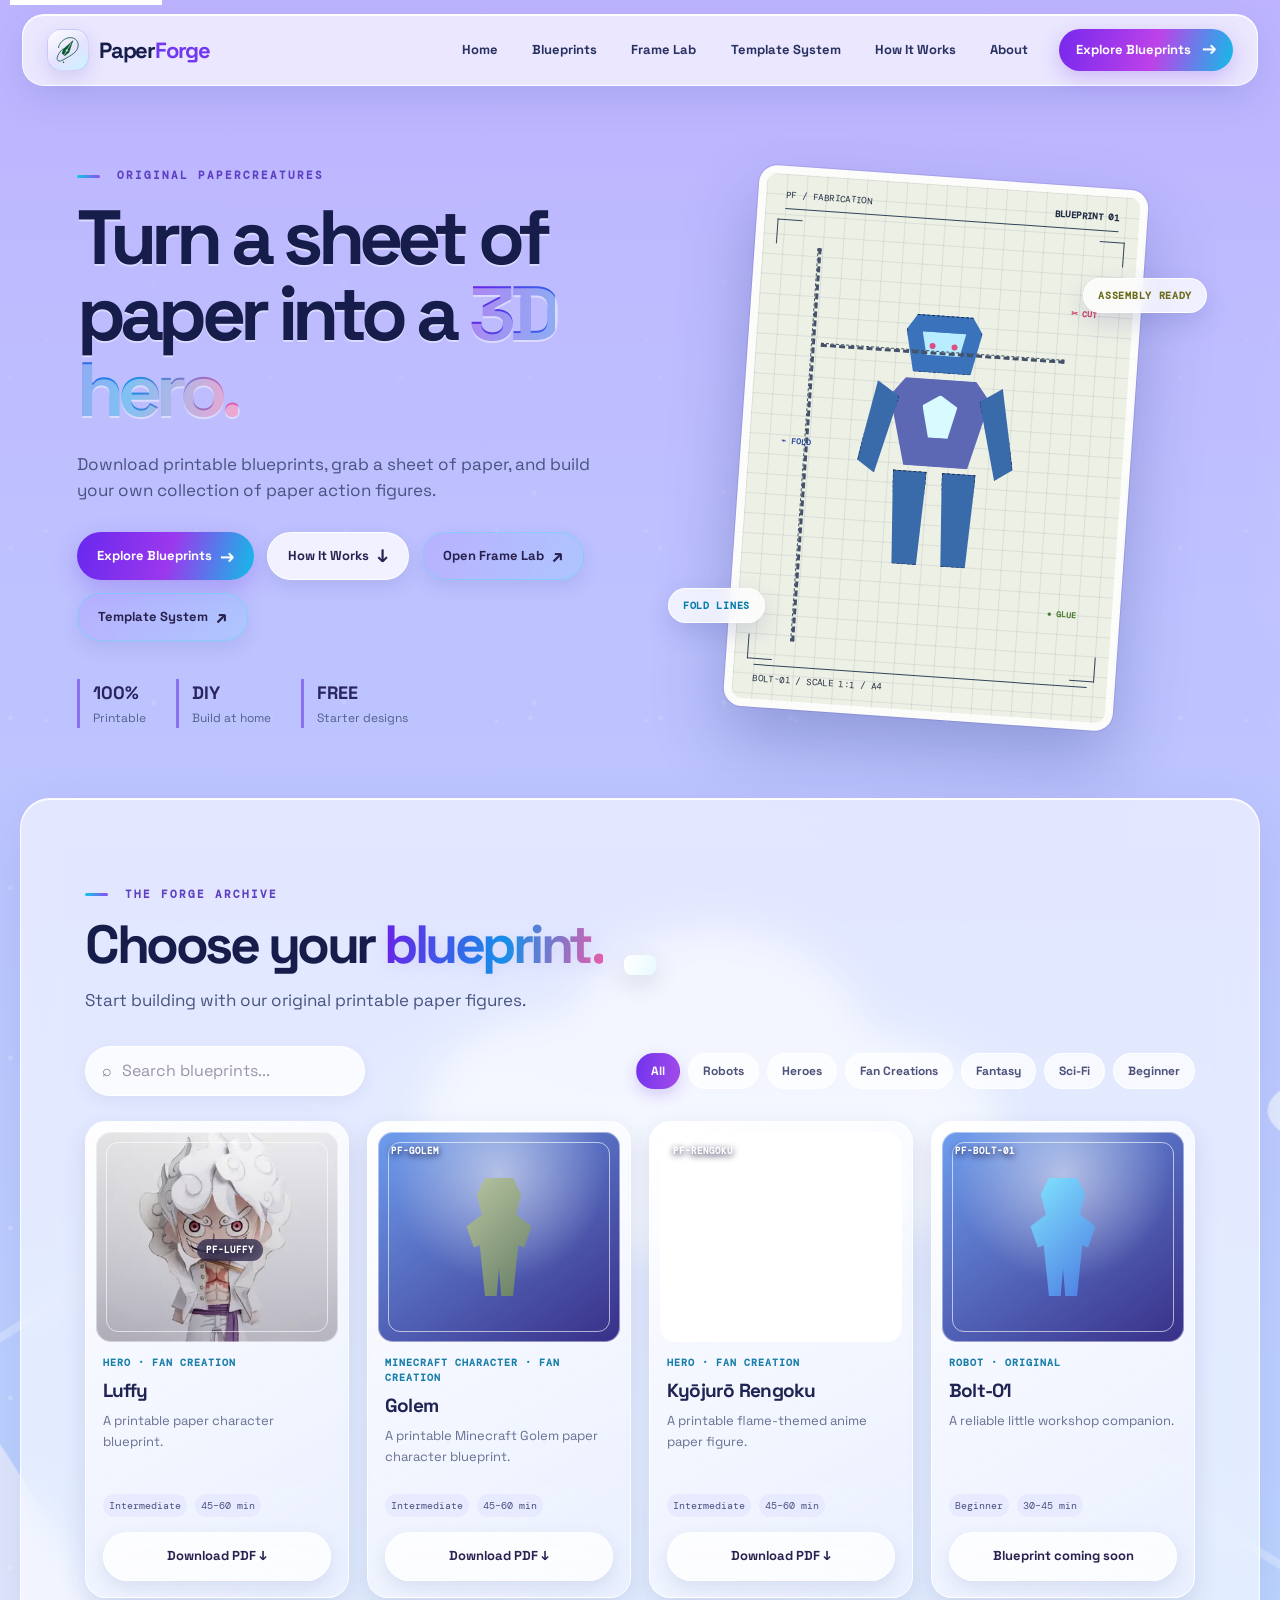
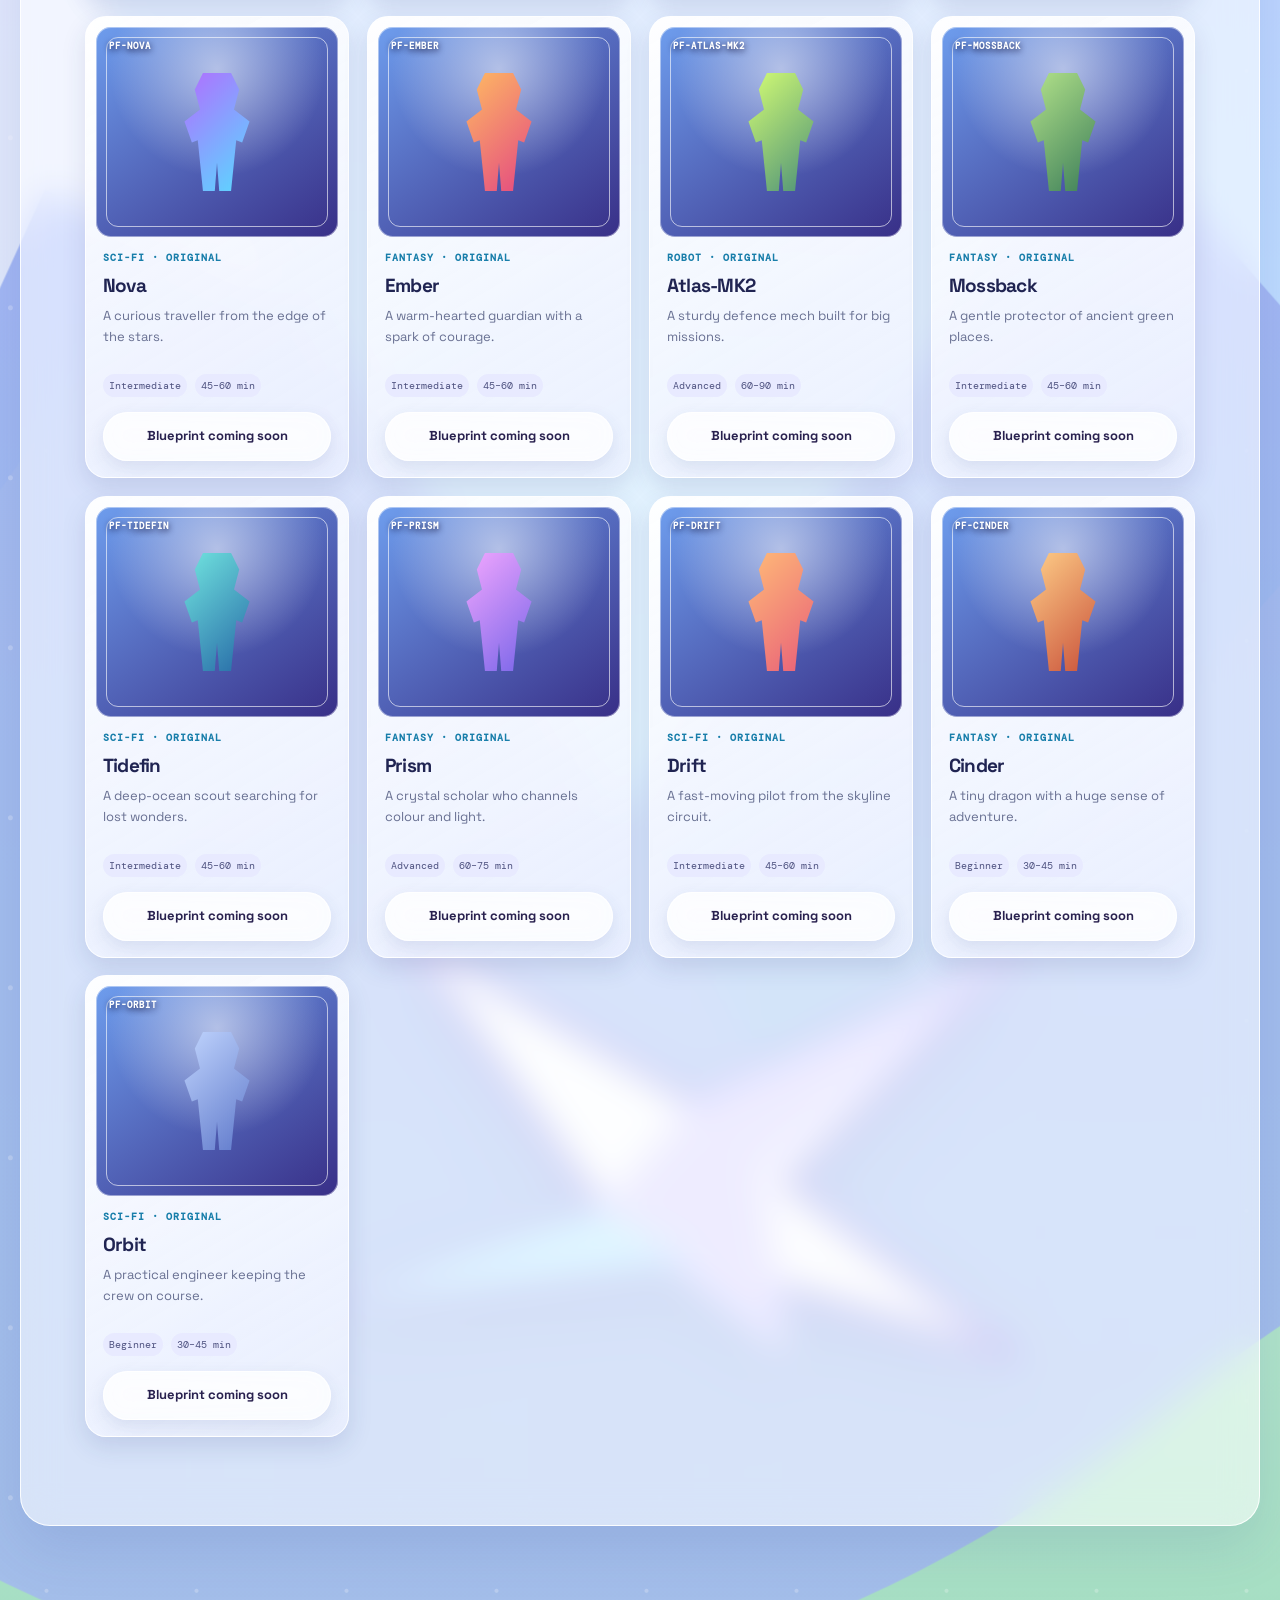
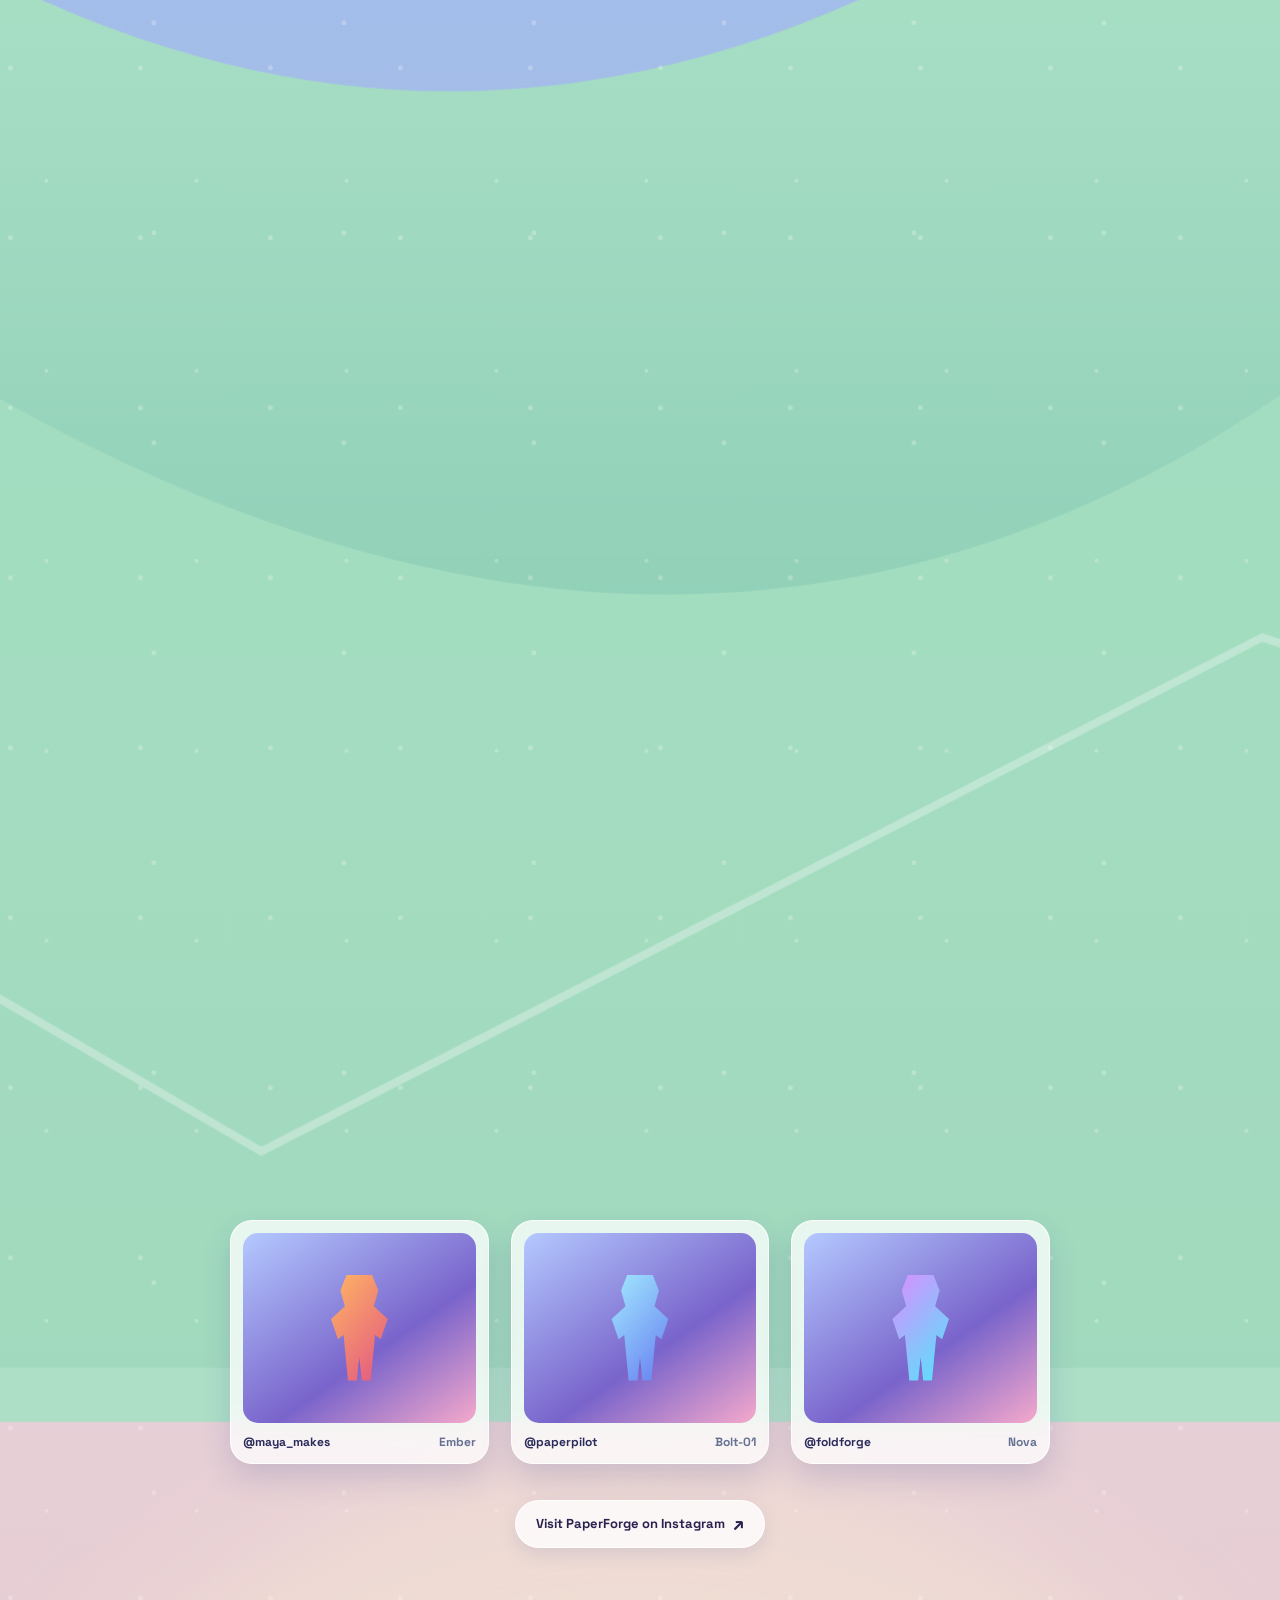
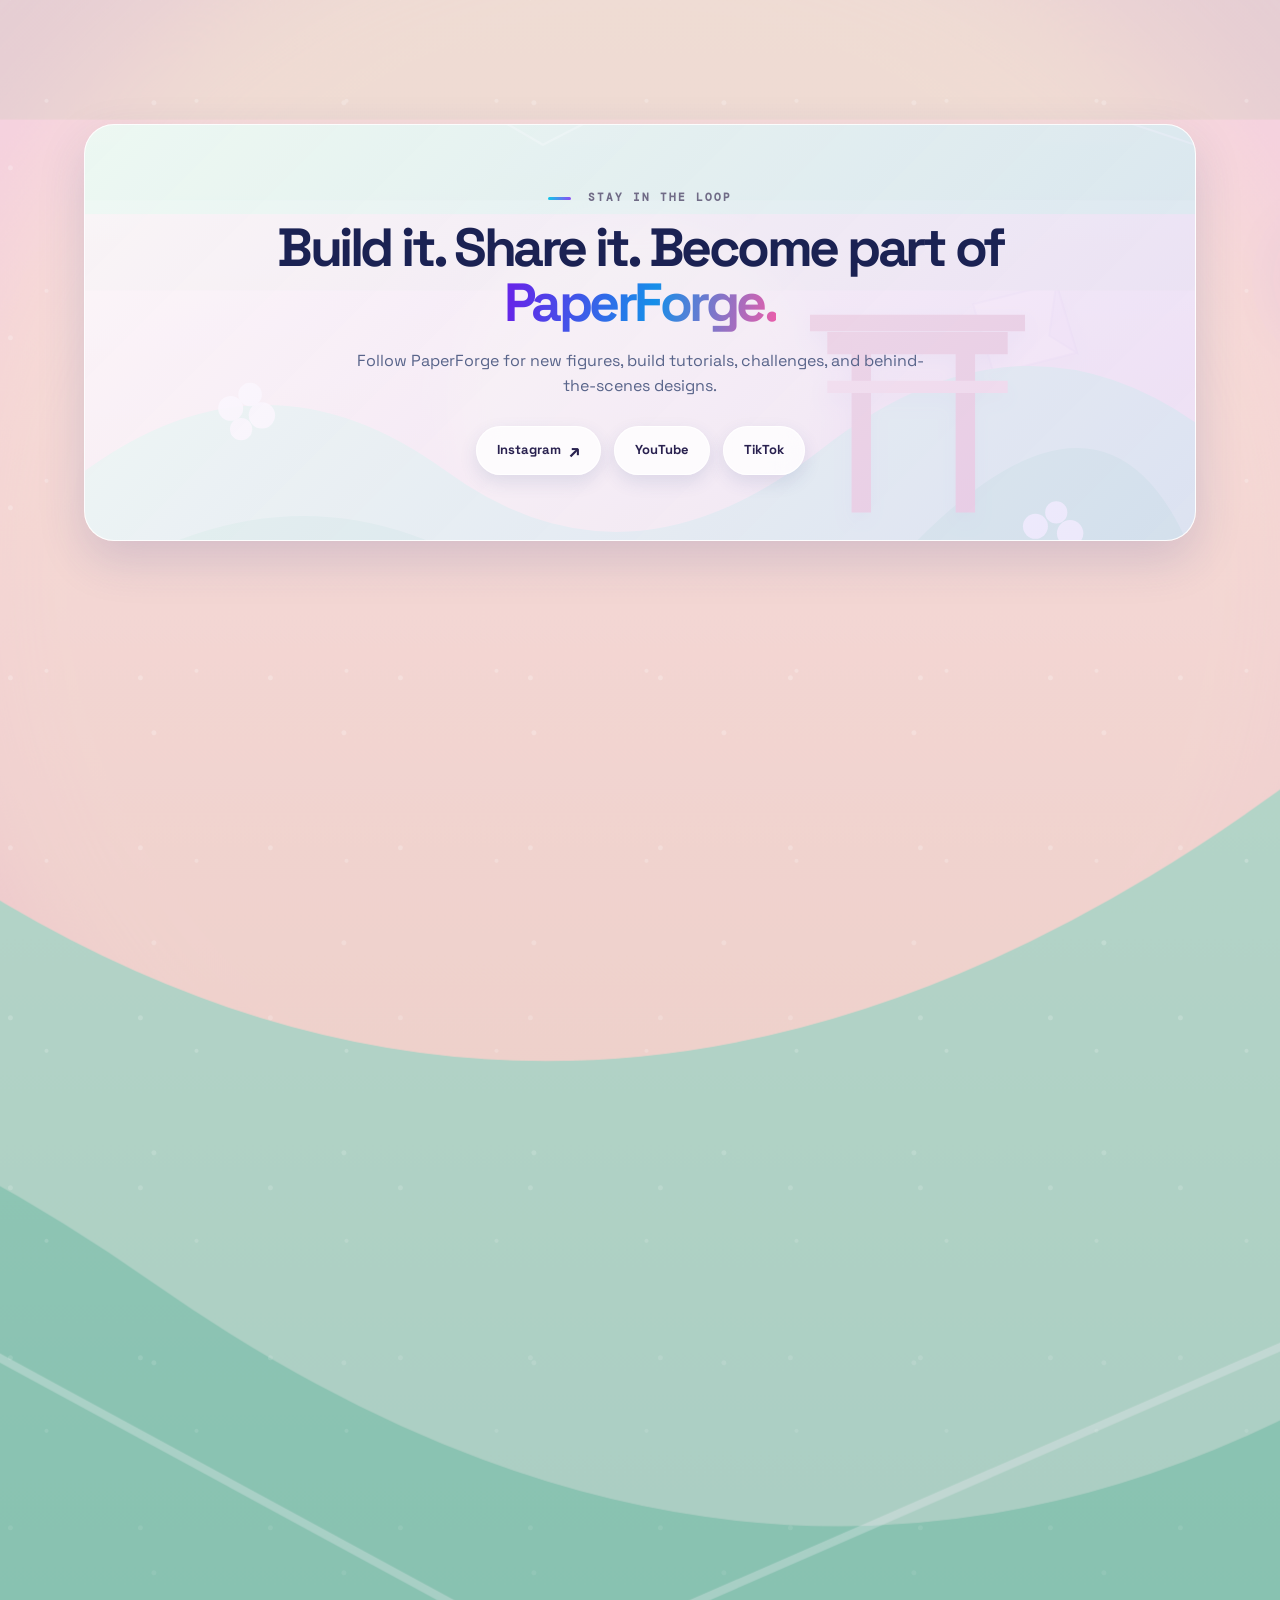
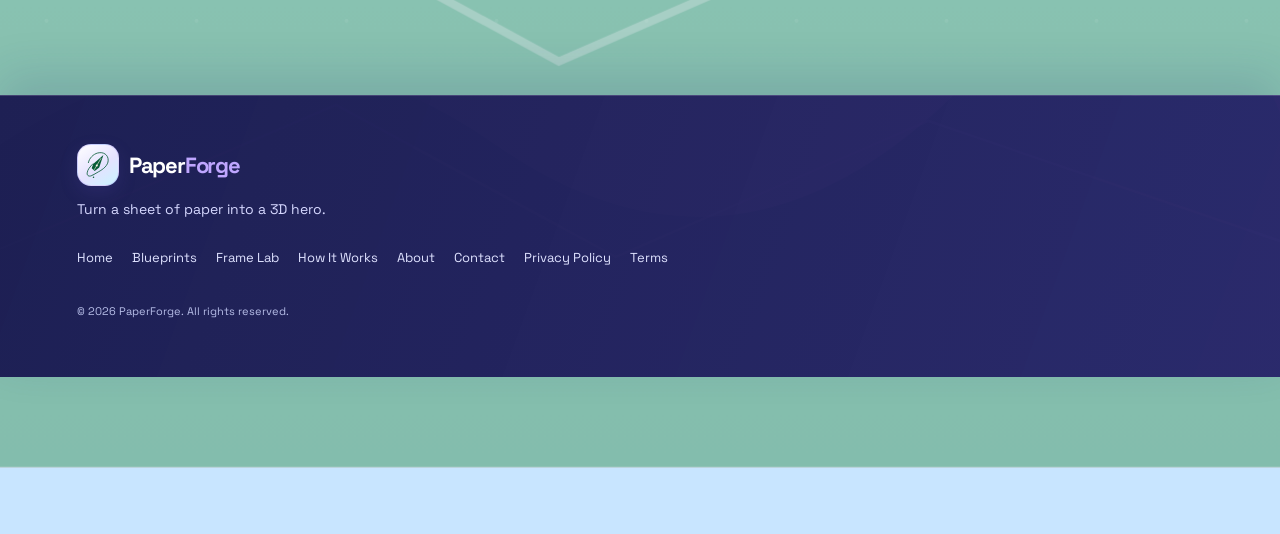
<file: index.html>
<!doctype html>
<html lang="en">
<head>
  <!-- Google Analytics -->
  <script async src="https://www.googletagmanager.com/gtag/js?id=G-6VBJ00FN62"></script>
  <script>
    window.dataLayer = window.dataLayer || [];

    function gtag() {
      dataLayer.push(arguments);
    }

    gtag('js', new Date());

    gtag('config', 'G-6VBJ00FN62');
  </script>

  <meta charset="utf-8">
  <meta name="viewport" content="width=device-width, initial-scale=1">

  <title>PaperForge — Printable Paper Action Figure Blueprints</title>

  <meta
    name="description"
    content="Download printable paper action figure blueprints, print them at home, and build your own 3D paper characters."
  >

  <meta property="og:title" content="PaperForge — Print. Fold. Build.">
  <meta
    property="og:description"
    content="Turn a sheet of paper into a 3D hero."
  >

  <meta name="theme-color" content="#11101a">

  <link rel="stylesheet" href="style.css">
</head>

<body>

  <a class="skip-link" href="#blueprints">
    Skip to blueprints
  </a>

  <!-- HEADER -->
  <header class="site-header">

    <a
      class="brand"
      href="#home"
      aria-label="PaperForge home"
    >
      <span class="brand-mark"><img src="images/penova-mark.svg" alt="Penova fountain pen logo"></span>
      <span>Paper<span>Forge</span></span>
    </a>

    <button
      class="menu-toggle"
      aria-label="Open navigation"
      aria-expanded="false"
    >
      <i></i>
      <i></i>
      <i></i>
    </button>

    <nav aria-label="Main navigation">
      <a href="#home">Home</a>
      <a href="#blueprints">Blueprints</a>
      <a href="paperforge_frame_lab.html">Frame Lab</a>
      <a href="template-system.html">Template System</a>
      <a href="#how-it-works">How It Works</a>
      <a href="#about">About</a>

      <a
        class="nav-cta"
        href="#blueprints"
      >
        Explore Blueprints <b>→</b>
      </a>
    </nav>

  </header>


  <main>

    <!-- HERO -->
    <section class="hero" id="home">

      <div class="hero-copy reveal">

        <p class="eyebrow">
          <span></span>
          ORIGINAL PAPERCREATURES
        </p>

        <h1>
          Turn a sheet of paper into a
          <em>3D hero.</em>
        </h1>

        <p class="lede">
          Download printable blueprints, grab a sheet of paper,
          and build your own collection of paper action figures.
        </p>

        <div class="button-row">

          <a
            class="button primary"
            href="#blueprints"
          >
            Explore Blueprints <b>→</b>
          </a>

          <a
            class="button ghost"
            href="#how-it-works"
          >
            How It Works <b>↓</b>
          </a>

          <a
            class="button frame-lab-link"
            href="paperforge_frame_lab.html"
          >
            Open Frame Lab <b>↗</b>
          </a>

          <a class="button frame-lab-link" href="template-system.html">Template System <b>↗</b></a>

        </div>

        <div class="stats">

          <div>
            <strong>100%</strong>
            <span>Printable</span>
          </div>

          <div>
            <strong>DIY</strong>
            <span>Build at home</span>
          </div>

          <div>
            <strong>FREE</strong>
            <span>Starter designs</span>
          </div>

        </div>

      </div>


      <!-- HERO ART -->
      <div
        class="hero-art reveal"
        aria-label="Blueprint of a futuristic paper robot"
        role="img"
      >

        <div class="blueprint-sheet">

          <div class="sheet-head">
            <span>PF / FABRICATION</span>
            <b>BLUEPRINT 01</b>
          </div>

          <span class="corner c1"></span>
          <span class="corner c2"></span>
          <span class="corner c3"></span>
          <span class="corner c4"></span>

          <div class="robot">

            <div class="r-head">
              <i></i>
              <i></i>
            </div>

            <div class="r-body">
              <b></b>
            </div>

            <div class="r-arm left"></div>
            <div class="r-arm right"></div>

            <div class="r-leg left"></div>
            <div class="r-leg right"></div>

          </div>

          <div class="measure mh"></div>
          <div class="measure mv"></div>

          <span class="note cut">✂ CUT</span>
          <span class="note fold">⌁ FOLD</span>
          <span class="note glue">● GLUE</span>

          <div class="sheet-foot">
            BOLT-01 / SCALE 1:1 / A4
          </div>

        </div>

        <span class="art-chip chip-one">
          FOLD LINES
        </span>

        <span class="art-chip chip-two">
          ASSEMBLY READY
        </span>

      </div>

    </section>


    <!-- BLUEPRINT COLLECTION -->
    <section
      class="collection section"
      id="blueprints"
    >

      <div class="section-heading reveal">

        <p class="eyebrow">
          <span></span>
          THE FORGE ARCHIVE
        </p>

        <h2>
          Choose your
          <em>blueprint.</em>
        </h2>

        <p>
          Start building with our original printable paper figures.
        </p>

      </div>


      <div class="filters reveal">

        <label class="search">

          <span>⌕</span>

          <input
            id="search"
            type="search"
            placeholder="Search blueprints..."
            aria-label="Search blueprints"
          >

        </label>


        <div
          class="filter-group"
          aria-label="Filter by category"
        >

          <button
            class="filter active"
            data-filter="all"
          >
            All
          </button>

          <button
            class="filter"
            data-filter="robot"
          >
            Robots
          </button>

          <button
            class="filter"
            data-filter="hero"
          >
            Heroes
          </button>

          <button
            class="filter"
            data-filter="fan"
          >
            Fan Creations
          </button>

          <button
            class="filter"
            data-filter="fantasy"
          >
            Fantasy
          </button>

          <button
            class="filter"
            data-filter="sci-fi"
          >
            Sci-Fi
          </button>

          <button
            class="filter"
            data-filter="beginner"
          >
            Beginner
          </button>

        </div>

      </div>


      <div
        class="card-grid"
        id="blueprint-grid"
      ></div>

      <p
        class="empty"
        hidden
      >
        No blueprints found.
      </p>

    </section>

<!-- HOW IT WORKS -->
    <section
      class="how section"
      id="how-it-works"
    >

      <div class="section-heading reveal">

        <p class="eyebrow">
          <span></span>
          YOUR WORKBENCH
        </p>

        <h2>
          From PDF to
          <em>3D.</em>
        </h2>

      </div>


      <div class="steps">

        <article class="step reveal">

          <span>01</span>

          <div class="step-icon">▧</div>

          <h3>Download</h3>

          <p>
            Pick a blueprint and download the printable PDF.
          </p>

        </article>


        <article class="step reveal">

          <span>02</span>

          <div class="step-icon">✂</div>

          <h3>Print &amp; Cut</h3>

          <p>
            Print at the recommended scale and carefully cut the pieces.
          </p>

        </article>


        <article class="step reveal">

          <span>03</span>

          <div class="step-icon">◇</div>

          <h3>Fold &amp; Build</h3>

          <p>
            Follow the fold marks and assemble your 3D figure.
          </p>

        </article>


        <article class="step reveal">

          <span>04</span>

          <div class="step-icon">↗</div>

          <h3>Show It Off</h3>

          <p>
            Display your creation and share your build.
          </p>

        </article>

      </div>

    </section>


    <!-- FEATURED -->
    <section class="featured section">

      <div class="featured-panel reveal">

        <div>

          <p class="eyebrow">
            <span></span>
            EXPAND THE SQUAD
          </p>

          <h2>
            Build your
            <em>collection.</em>
          </h2>

          <p>
            New worlds, new silhouettes, and entirely original
            characters—ready for your shelf.
          </p>

          <a
            class="button primary"
            href="#blueprints"
          >
            View All Blueprints <b>→</b>
          </a>

        </div>


        <div class="collection-tags">

          <span>🤖 <b>Robots</b></span>
          <span>🦸 <b>Heroes</b></span>
          <span>🐉 <b>Fantasy</b></span>
          <span>🚀 <b>Sci-Fi</b></span>

        </div>

      </div>

    </section>


    <!-- COMMUNITY -->
    <section
      class="community section"
      id="about"
    >

      <div class="section-heading reveal">

        <p class="eyebrow">
          <span></span>
          COMMUNITY WORKSHOP
        </p>

        <h2>
          Built by the
          <em>community.</em>
        </h2>

        <p>
          Build a PaperForge figure, take a photo,
          and share your creation.
        </p>

      </div>


      <div class="build-gallery">

        <figure class="build-card tilt-1 reveal">

          <div class="mini-figure ember"></div>

          <figcaption>
            <b>@maya_makes</b>
            <span>Ember</span>
          </figcaption>

        </figure>


        <figure class="build-card tilt-2 reveal">

          <div class="mini-figure bolt"></div>

          <figcaption>
            <b>@paperpilot</b>
            <span>Bolt-01</span>
          </figcaption>

        </figure>


        <figure class="build-card tilt-3 reveal">

          <div class="mini-figure nova"></div>

          <figcaption>
            <b>@foldforge</b>
            <span>Nova</span>
          </figcaption>

        </figure>

      </div>


      <div class="center reveal">

        <a
          class="button ghost"
          href="https://www.instagram.com/paperforge1?vrfl=aTV6eHJ4azZ0NDVn"
          target="_blank"
          rel="noopener noreferrer"
          aria-label="Visit PaperForge on Instagram"
        >
          Visit PaperForge on Instagram <b>↗</b>
        </a>

      </div>

    </section>


    <!-- SOCIAL -->
    <section class="social section">

      <div class="social-box reveal">

        <p class="eyebrow">
          <span></span>
          STAY IN THE LOOP
        </p>

        <h2>
          Build it. Share it.
          Become part of
          <em>PaperForge.</em>
        </h2>

        <p>
          Follow PaperForge for new figures, build tutorials,
          challenges, and behind-the-scenes designs.
        </p>


        <div class="button-row">

          <a
            class="button ghost"
            href="https://www.instagram.com/paperforge1?vrfl=aTV6eHJ4azZ0NDVn"
            target="_blank"
            rel="noopener noreferrer"
            aria-label="Open PaperForge Instagram"
          >
            Instagram <b>↗</b>
          </a>

          <button
            class="button ghost"
            data-toast="YouTube is coming soon."
          >
            YouTube
          </button>

          <button
            class="button ghost"
            data-toast="TikTok is coming soon."
          >
            TikTok
          </button>

        </div>

      </div>

    </section>


    <!-- SIGNUP -->
    <section class="signup section">

      <div class="signup-box reveal">

        <div>

          <p class="eyebrow">
            <span></span>
            FRESH FROM THE FORGE
          </p>

          <h2>
            Get new blueprints first.
          </h2>

          <p>
            Join the PaperForge community and get notified
            when new figures drop.
          </p>

        </div>


        <form id="signup-form">

          <label
            class="sr-only"
            for="email"
          >
            Your email address
          </label>

          <input
            id="email"
            type="email"
            placeholder="Your email address"
            required
          >

          <button class="button primary">
            Join the Forge <b>→</b>
          </button>

          <p
            class="form-message"
            aria-live="polite"
          ></p>

        </form>

      </div>

    </section>


    <!-- PREMIUM -->
    <section class="premium section">

      <div class="section-heading reveal">

        <p class="eyebrow">
          <span></span>
          NEXT UP
        </p>

        <h2>
          Coming soon:
          <em>Premium Collections</em>
        </h2>

      </div>


      <div class="packs">

        <article class="pack reveal">

          <span class="pack-icon">▦</span>

          <h3>Robot Army Pack</h3>

          <p>
            10 printable figures
          </p>

          <strong>$4.99</strong>

          <button
            class="button ghost"
            data-toast="Premium collections are not available yet."
          >
            Notify me
          </button>

        </article>


        <article class="pack featured-pack reveal">

          <span class="pack-icon">✦</span>

          <h3>Fantasy Pack</h3>

          <p>
            8 printable figures
          </p>

          <strong>$7.99</strong>

          <button
            class="button primary"
            data-toast="Premium collections are not available yet."
          >
            Notify me
          </button>

        </article>


        <article class="pack reveal">

          <span class="pack-icon">◈</span>

          <h3>Ultimate Collection</h3>

          <p>
            25+ figures
          </p>

          <strong>$14.99</strong>

          <button
            class="button ghost"
            data-toast="Premium collections are not available yet."
          >
            Notify me
          </button>

        </article>

      </div>

    </section>

  </main>


  <!-- FOOTER -->
  <footer>

    <a
      class="brand"
      href="#home"
    >
      <span class="brand-mark"><img src="images/penova-mark.svg" alt="Penova fountain pen logo"></span>
      <span>Paper<span>Forge</span></span>
    </a>

    <p>
      Turn a sheet of paper into a 3D hero.
    </p>


    <div class="footer-links">

      <a href="#home">Home</a>
      <a href="#blueprints">Blueprints</a>
      <a href="paperforge_frame_lab.html">Frame Lab</a>
      <a href="#how-it-works">How It Works</a>
      <a href="#about">About</a>
      <a href="#">Contact</a>
      <a href="#">Privacy Policy</a>
      <a href="#">Terms</a>

    </div>


    <p class="copyright">
      © 2026 PaperForge. All rights reserved.
    </p>

  </footer>


  <!-- MODAL -->
  <dialog id="detail-modal">

    <button
      class="modal-close"
      aria-label="Close blueprint details"
    >
      ×
    </button>

    <div id="modal-content"></div>

  </dialog>


  <!-- TOAST -->
  <div
    class="toast"
    role="status"
    aria-live="polite"
  ></div>


  <!-- PAPERFORGE JAVASCRIPT -->
  <script src="script.js"></script>

</body>
</html>
</file>
<file: style.css>
@import url('https://fonts.googleapis.com/css2?family=DM+Mono:wght@400;500&family=Space+Grotesk:wght@400;500;600;700&display=swap');
:root{--bg:#0c0b12;--panel:#15131e;--ink:#f7f5fd;--muted:#a8a2b9;--line:rgba(255,255,255,.1);--purple:#9b65ff;--cyan:#53defb;--lime:#d6ff72;--radius:20px}*{box-sizing:border-box}html{scroll-behavior:smooth}body{margin:0;background:var(--bg);color:var(--ink);font:16px/1.55 'Space Grotesk',sans-serif;overflow-x:hidden;background-image:radial-gradient(circle at 80% 10%,#28164b44,transparent 27rem),linear-gradient(#fff0 97%,#ffffff05 97%);background-size:auto,100% 4px}a{color:inherit;text-decoration:none}button,input{font:inherit}.skip-link{position:absolute;top:-50px;left:10px;background:white;color:#111;padding:8px;z-index:10}.skip-link:focus{top:10px}.site-header{height:82px;max-width:1240px;padding:0 28px;margin:auto;display:flex;align-items:center;justify-content:space-between;position:sticky;top:0;z-index:5;background:#0c0b12d9;backdrop-filter:blur(15px);border-bottom:1px solid #ffffff08}.brand{display:flex;gap:10px;align-items:center;font-size:20px;font-weight:700;letter-spacing:-1px}.brand>span:last-child>span{color:var(--purple)}.brand-mark{width:36px;height:36px;border:1px solid #ffffff55;border-radius:10px;display:grid;place-items:center;font:500 11px 'DM Mono';background:linear-gradient(135deg,#ab7dff33,#48ddfa22);box-shadow:inset 0 0 15px #9d62ff33}.site-header nav{display:flex;align-items:center;gap:28px;font-size:14px;color:#d2ccdf}.site-header nav>a:not(.nav-cta):hover{color:white}.nav-cta{padding:11px 16px;border:1px solid #ad7cff88;border-radius:10px;color:white;background:#8d58eb1f}.nav-cta b,.button b{font-size:18px;line-height:0;margin-left:8px}.menu-toggle{display:none}.section,.hero{max-width:1184px;margin:auto;padding:110px 28px}.hero{min-height:650px;display:grid;grid-template-columns:1fr 1fr;gap:44px;align-items:center;padding-top:65px}.eyebrow{font:500 11px 'DM Mono';letter-spacing:1.4px;color:#c7b8f7;margin:0 0 17px}.eyebrow span{display:inline-block;width:18px;height:1px;vertical-align:middle;margin-right:8px;background:var(--cyan)}h1,h2,h3,p{margin-top:0}h1{font-size:clamp(46px,6vw,80px);letter-spacing:-.075em;line-height:.98;max-width:640px;margin-bottom:24px}h2{font-size:clamp(36px,4.5vw,57px);letter-spacing:-.065em;line-height:1.02;margin-bottom:15px}h3{letter-spacing:-.04em}em{font-style:normal;background:linear-gradient(105deg,#b578ff,#55e8ff);-webkit-background-clip:text;background-clip:text;color:transparent}.lede,.section-heading>p:not(.eyebrow){color:var(--muted);font-size:18px;max-width:540px}.button-row{display:flex;gap:12px;flex-wrap:wrap;margin-top:31px}.button{border-radius:11px;border:1px solid var(--line);padding:12px 17px;min-height:46px;display:inline-flex;align-items:center;justify-content:center;cursor:pointer;transition:.25s;background:transparent;color:white;font-weight:600;font-size:14px}.button:hover{transform:translateY(-3px);border-color:#b591ff;box-shadow:0 9px 24px #9a60ff26}.primary{background:linear-gradient(100deg,#8451e6,#b16fff);border-color:#bd91ff;box-shadow:0 9px 25px #8249d635}.primary:hover{box-shadow:0 13px 30px #9a5cff55}.ghost{background:#ffffff06}.stats{display:flex;gap:34px;margin-top:49px}.stats div{display:flex;flex-direction:column;gap:2px}.stats strong{font-size:18px;color:#f7f5fe}.stats span{font-size:12px;color:var(--muted)}.hero-art{height:485px;position:relative;display:grid;place-items:center}.blueprint-sheet{width:min(100%,410px);aspect-ratio:.72;background:#edf0e5;color:#202d42;border-radius:4px;box-shadow:0 30px 80px #0008,0 0 0 1px #fff8;position:relative;overflow:hidden;transform:rotate(5deg);animation:float 5s ease-in-out infinite;background-image:linear-gradient(90deg,#24345518 1px,transparent 1px),linear-gradient(#24345518 1px,transparent 1px);background-size:20px 20px}.sheet-head,.sheet-foot{position:absolute;left:20px;right:20px;display:flex;justify-content:space-between;font:9px 'DM Mono';letter-spacing:.4px}.sheet-head{top:15px;border-bottom:1px solid #32425b;padding-bottom:7px}.sheet-foot{bottom:15px;border-top:1px solid #32425b;padding-top:7px}.corner{position:absolute;width:25px;height:25px;border-color:#34445e;border-style:solid}.c1{left:13px;top:45px;border-width:1px 0 0 1px}.c2{right:13px;top:45px;border-width:1px 1px 0 0}.c3{left:13px;bottom:40px;border-width:0 0 1px 1px}.c4{right:13px;bottom:40px;border-width:0 1px 1px 0}.robot{position:absolute;left:50%;top:49%;width:135px;height:255px;transform:translate(-50%,-50%)}.r-head{width:76px;height:58px;position:absolute;top:0;left:30px;background:#3a72bc;clip-path:polygon(14% 0,86% 0,100% 28%,88% 100%,12% 100%,0 28%);border:1px dashed #132b4c}.r-head:after{content:'';position:absolute;inset:11px;background:#b8edff;clip-path:polygon(8% 16%,92% 16%,82% 84%,18% 84%)}.r-head i{position:absolute;z-index:2;width:6px;height:6px;background:#db4f83;border-radius:50%;top:27px}.r-head i:first-child{left:23px}.r-head i:last-child{right:23px}.r-body{position:absolute;top:64px;left:18px;width:100px;height:88px;background:#5d68b4;clip-path:polygon(15% 0,85% 0,100% 22%,82% 100%,18% 100%,0 22%)}.r-body b{position:absolute;width:35px;height:43px;left:33px;top:16px;background:#d8fbff;clip-path:polygon(50% 0,100% 26%,78% 100%,22% 100%,0 26%)}.r-arm,.r-leg{position:absolute;background:#396aaa;border:1px dashed #203352}.r-arm{width:27px;height:91px;top:70px;clip-path:polygon(10% 0,100% 12%,72% 100%,0 90%)}.r-arm.left{left:-5px;transform:rotate(9deg)}.r-arm.right{right:-5px;transform:scaleX(-1) rotate(9deg)}.r-leg{width:34px;height:94px;top:157px;clip-path:polygon(0 0,100% 0,87% 100%,15% 100%)}.r-leg.left{left:26px}.r-leg.right{right:26px}.measure{position:absolute;border-color:#435268;border-style:dashed}.mh{left:65px;right:65px;top:166px;border-top-width:1px}.mv{top:72px;bottom:60px;left:55px;border-left-width:1px}.note{position:absolute;font:8px 'DM Mono';font-weight:bold}.cut{top:114px;right:35px;color:#d23862}.fold{top:261px;left:32px;color:#3a54a2}.glue{right:35px;bottom:101px;color:#507d34}.art-chip{position:absolute;padding:8px 10px;border:1px solid #ffffff2e;background:#191627d9;backdrop-filter:blur(8px);border-radius:7px;font:9px 'DM Mono';letter-spacing:.7px;box-shadow:0 8px 25px #0007}.chip-one{left:0;bottom:60px;color:#6ce8ff}.chip-two{right:-4px;top:65px;color:#d8ff75}@keyframes float{50%{transform:rotate(2deg) translateY(-12px)}}.section-heading{margin-bottom:39px}.filters{display:flex;justify-content:space-between;gap:20px;align-items:center;margin-bottom:28px}.search{max-width:280px;width:100%;border:1px solid var(--line);background:#ffffff05;border-radius:10px;padding:9px 13px;display:flex;align-items:center;gap:8px;color:var(--muted)}.search input{border:0;background:transparent;color:white;outline:0;width:100%}.filter-group{display:flex;gap:7px;flex-wrap:wrap}.filter{background:#ffffff06;border:1px solid var(--line);color:#bbb4cb;padding:7px 11px;border-radius:8px;font-size:12px;cursor:pointer}.filter:hover,.filter.active{color:#181321;background:var(--lime);border-color:var(--lime)}.card-grid{display:grid;grid-template-columns:repeat(4,1fr);gap:17px}.bp-card{background:linear-gradient(145deg,#1a1725,#121119);border:1px solid var(--line);border-radius:var(--radius);padding:12px;overflow:hidden;transition:.3s}.bp-card:hover{transform:translateY(-7px);border-color:#a16eff99;box-shadow:0 24px 40px #0004}.bp-art{height:194px;border-radius:13px;position:relative;overflow:hidden;display:grid;place-items:center;background:radial-gradient(circle at 50% 30%,#ffffff15,transparent 50%),linear-gradient(145deg,#394760,#151522)}.bp-art:before{content:'';position:absolute;inset:14px;border:1px dashed #ffffff35;border-radius:9px}.figure-shape{width:74px;height:118px;z-index:1;filter:drop-shadow(0 14px 9px #0008);clip-path:polygon(31% 0,69% 0,80% 14%,73% 31%,94% 41%,84% 59%,76% 57%,69% 100%,53% 100%,50% 76%,47% 100%,31% 100%,24% 57%,16% 59%,6% 41%,27% 31%,20% 14%);background:linear-gradient(135deg,var(--fc1),var(--fc2))}.bp-art.nova{--fc1:#b36cff;--fc2:#57dcff;background-color:#28203c}.bp-art.bolt{--fc1:#83e7ff;--fc2:#4977e1}.bp-art.ember{--fc1:#ffbd62;--fc2:#e34582;background-color:#392026}.bp-art.atlas{--fc1:#d7ff74;--fc2:#498e78;background-color:#263128}.bp-art span{position:absolute;left:13px;top:13px;color:white;font:9px 'DM Mono';letter-spacing:1px}.card-content{padding:15px 5px 5px}.category{font:10px 'DM Mono';color:#74e3f7;text-transform:uppercase;letter-spacing:1px}.bp-card h3{font-size:20px;margin:6px 0}.bp-card p{font-size:13px;color:var(--muted);min-height:61px;margin-bottom:13px}.meta{display:flex;gap:8px;margin-bottom:15px}.meta span{font:10px 'DM Mono';color:#d4cde1;background:#ffffff08;padding:5px 6px;border-radius:5px}.download{width:100%;padding:10px;font-size:12px}.empty{text-align:center;color:var(--muted);padding:50px}.how{border-top:1px solid #ffffff08}.steps{display:grid;grid-template-columns:repeat(4,1fr);gap:12px}.step{position:relative;background:#ffffff04;border:1px solid var(--line);border-radius:16px;padding:21px;min-height:225px;transition:.25s}.step:hover{background:#ffffff08;transform:translateY(-4px)}.step>span{position:absolute;right:15px;top:12px;font:11px 'DM Mono';color:#ffffff45}.step-icon{font-size:32px;color:#a877ff;margin:12px 0 28px}.step h3{font-size:18px;margin-bottom:5px}.step p{font-size:13px;color:var(--muted)}.featured-panel{border-radius:24px;padding:55px;display:flex;justify-content:space-between;gap:50px;align-items:center;overflow:hidden;background:radial-gradient(circle at 80% 20%,#bc78ff33,transparent 30%),linear-gradient(115deg,#1e1930,#11151c);border:1px solid #ffffff12}.featured h2{font-size:48px}.featured-panel p:not(.eyebrow){color:var(--muted);max-width:440px}.collection-tags{display:grid;grid-template-columns:1fr 1fr;gap:11px;min-width:280px}.collection-tags span{border:1px solid #ffffff18;border-radius:11px;padding:15px;background:#ffffff07}.community{text-align:center}.community .section-heading{display:flex;align-items:center;flex-direction:column}.build-gallery{display:grid;grid-template-columns:repeat(3,1fr);max-width:780px;margin:0 auto 36px;gap:20px}.build-card{margin:0;background:#1a1621;border:1px solid var(--line);border-radius:15px;padding:18px 18px 13px;text-align:left;overflow:hidden}.build-card>div{height:180px;border-radius:10px;background:linear-gradient(145deg,#3a3044,#1e1b25);position:relative;display:grid;place-items:center}.mini-figure{--fc1:#ffb763;--fc2:#e15382}.mini-figure:before{content:'';display:block;width:63px;height:106px;background:linear-gradient(130deg,var(--fc1),var(--fc2));clip-path:polygon(30% 0,70% 0,80% 15%,73% 30%,95% 42%,84% 61%,75% 57%,68% 100%,54% 100%,50% 78%,46% 100%,32% 100%,25% 57%,16% 61%,5% 42%,27% 30%,20% 15%)}.mini-figure.bolt{--fc1:#a4ecff;--fc2:#647bf0}.mini-figure.nova{--fc1:#dd8cff;--fc2:#50e7fa}.build-card figcaption{display:flex;justify-content:space-between;font-size:12px;padding-top:10px}.build-card figcaption span{color:var(--muted)}.tilt-1{transform:rotate(-3deg)}.tilt-3{transform:rotate(3deg)}.center{text-align:center}.social-box{padding:74px 14%;border-radius:22px;text-align:center;background:radial-gradient(circle at 50% 10%,#864fff4d,transparent 35%),#15121e;border:1px solid #a675ff35}.social-box h2{max-width:750px;margin:0 auto 18px}.social-box>p:not(.eyebrow){color:var(--muted);max-width:580px;margin:0 auto}.social-box .button-row{justify-content:center}.signup-box{padding:45px 50px;background:#d8ff75;color:#191a15;border-radius:20px;display:flex;justify-content:space-between;gap:30px;align-items:center}.signup-box .eyebrow{color:#4b5127}.signup-box h2{font-size:38px;margin-bottom:8px}.signup-box p:not(.eyebrow){margin:0;max-width:465px}.signup-box form{min-width:370px;display:flex;gap:8px;position:relative}.signup-box input{border:1px solid #7f8a44;background:#f8ffe7;border-radius:9px;padding:12px;min-width:0;flex:1;color:#192}.signup-box .primary{background:#1d2114;border-color:#1d2114}.form-message{position:absolute;top:50px;left:0;font-size:12px!important}.packs{display:grid;grid-template-columns:repeat(3,1fr);gap:18px}.pack{border:1px solid var(--line);padding:29px;border-radius:16px;background:#ffffff04}.pack-icon{font-size:27px;color:#b681ff}.pack h3{font-size:22px;margin:19px 0 5px}.pack p{color:var(--muted);font-size:14px}.pack strong{font-size:29px;display:block;margin:24px 0}.pack .button{width:100%}.featured-pack{background:linear-gradient(150deg,#29203d,#15111e);border-color:#a874ff77}footer{max-width:1184px;margin:auto;padding:55px 28px 32px;border-top:1px solid var(--line)}footer>p{color:var(--muted);font-size:14px;margin:13px 0 28px}.footer-links{display:flex;gap:19px;flex-wrap:wrap;color:#c4bdd0;font-size:13px}.copyright{font-size:11px;margin-top:35px}dialog{width:min(850px,calc(100% - 30px));color:white;border:1px solid #b77fff77;background:#17141f;border-radius:20px;padding:30px;box-shadow:0 30px 100px #000;max-height:90vh}dialog::backdrop{background:#05030bc9;backdrop-filter:blur(4px)}.modal-close{position:absolute;right:17px;top:12px;border:0;background:transparent;color:white;font-size:30px;cursor:pointer}.modal-layout{display:grid;grid-template-columns:300px 1fr;gap:35px;align-items:center}.modal-layout .bp-art{height:350px}.modal-layout h2{font-size:43px}.need-list{border-top:1px solid var(--line);padding-top:15px;margin-top:18px;display:grid;grid-template-columns:repeat(2,1fr);gap:6px;color:var(--muted);font-size:13px}.build-preview{display:flex;gap:7px;margin-top:20px}.build-preview span{border:1px solid var(--line);padding:8px;font:9px 'DM Mono';text-align:center;color:#c9c1d6;flex:1}.safety{font-size:11px;color:#aba4b5;margin-top:18px}.toast{position:fixed;bottom:25px;left:50%;transform:translate(-50%,100px);background:#efffe4;color:#192314;padding:10px 16px;border-radius:8px;font-weight:600;font-size:13px;z-index:20;transition:.35s;box-shadow:0 8px 30px #0008}.toast.show{transform:translate(-50%,0)}.sr-only{position:absolute;width:1px;height:1px;overflow:hidden;clip:rect(0,0,0,0)}.reveal{opacity:0;transform:translateY(16px);transition:opacity .6s ease,transform .6s ease}.reveal.visible{opacity:1;transform:none}@media(max-width:800px){.site-header{padding:0 18px}.menu-toggle{display:flex;flex-direction:column;gap:5px;border:0;background:transparent;padding:7px}.menu-toggle i{width:21px;height:2px;background:white}.site-header nav{display:none;position:absolute;top:82px;left:0;right:0;background:#16131eeF;padding:20px;flex-direction:column;align-items:stretch;gap:14px;border-bottom:1px solid var(--line)}.site-header nav.open{display:flex}.hero{grid-template-columns:1fr;padding-top:60px}.hero-art{height:420px;order:-1}.blueprint-sheet{width:305px}.card-grid{grid-template-columns:repeat(2,1fr)}.steps{grid-template-columns:repeat(2,1fr)}.featured-panel{padding:35px;flex-direction:column;align-items:flex-start}.signup-box{padding:35px;display:block}.signup-box form{margin-top:25px;min-width:0}.packs{grid-template-columns:1fr}.modal-layout{grid-template-columns:1fr}.modal-layout .bp-art{height:220px}}@media(max-width:520px){.section,.hero{padding:75px 18px}.hero{min-height:0;gap:12px}.hero-art{height:360px}.blueprint-sheet{width:250px}.stats{gap:19px}.filters{align-items:stretch;flex-direction:column}.card-grid{grid-template-columns:1fr}.steps{grid-template-columns:1fr}.build-gallery{gap:9px}.build-card{padding:8px}.build-card>div{height:120px}.build-card figcaption{font-size:10px;display:block}.build-card figcaption span{display:block}.featured-panel{padding:27px}.featured h2{font-size:39px}.collection-tags{min-width:0;width:100%}.social-box{padding:50px 22px}.signup-box{padding:27px}.signup-box form{flex-direction:column}.signup-box .button{width:100%}.footer-links{gap:12px}}


/* FRAME LAB INTEGRATION */
.frame-lab-shell{width:100%;border:1px solid rgba(255,255,255,.10);border-radius:24px;overflow:hidden;background:#08090e;box-shadow:0 30px 90px rgba(0,0,0,.35)}
.frame-lab-shell iframe{display:block;width:100%;height:1050px;border:0;background:#08090e}
@media(max-width:800px){.frame-lab-shell iframe{height:1250px}.site-header nav{gap:14px;font-size:12px}}


/* GENESIS SERIES — individual colour identities */
.bp-art.mossback{--fc1:#b6e58b;--fc2:#397b58;background-color:#20372c}
.bp-art.tidefin{--fc1:#73e8e1;--fc2:#2466a5;background-color:#142d43}
.bp-art.prism{--fc1:#f4a8ff;--fc2:#7563e8;background-color:#302344}
.bp-art.drift{--fc1:#ffbd78;--fc2:#e85c78;background-color:#3c2434}
.bp-art.cinder{--fc1:#ffd18a;--fc2:#c84e38;background-color:#40251f}
.bp-art.orbit{--fc1:#c3d7ff;--fc2:#5c76c9;background-color:#202b49}
.bp-art.golem{--fc1:#b9c7a3;--fc2:#647b62;background-color:#28352c}
.bp-card .category{display:inline-block;max-width:100%;line-height:1.5}


/* =========================================
   PAPERFORGE LIGHT + VIBRANT THEME
   Soft lavender canvas, bright accents, crisp contrast
========================================= */
:root{
  color-scheme:light;
  --bg:#f7f6ff;
  --panel:#ffffff;
  --ink:#25213b;
  --muted:#706b86;
  --line:rgba(69,54,116,.14);
  --purple:#8054f6;
  --cyan:#16bfe0;
  --lime:#c9f36a;
}
html,body{background-color:#f7f6ff;color:#25213b}
body{
  background-image:
    radial-gradient(circle at 8% 8%,#e9ddff 0,transparent 28rem),
    radial-gradient(circle at 92% 18%,#d9f8ff 0,transparent 25rem),
    linear-gradient(#ffffff00 97%,#7560a00a 97%);
  background-size:auto,auto,100% 4px;
}
.site-header{
  background:rgba(255,255,255,.88);
  border-bottom:1px solid #ded8f0;
  box-shadow:0 5px 24px #55418a0b;
}
.brand{color:#292341}
.brand>span:last-child>span{color:#8054f6}
.brand-mark{
  color:#7046e8;border-color:#cfc2ff;
  background:linear-gradient(135deg,#eee7ff,#dffaff);
  box-shadow:inset 0 0 15px #9d62ff20;
}
.site-header nav{color:#625b78}
.site-header nav>a:not(.nav-cta):hover{color:#8054f6}
.nav-cta{
  color:#7046e8;background:#eee8ff;border-color:#cbbaff;
}
.eyebrow{color:#7655cf}
.eyebrow span{background:#16bfe0}
h1,h2,h3{color:#292440}
em{
  background:linear-gradient(105deg,#8154f6,#12bcd9 55%,#ff8b9d);
  -webkit-background-clip:text;background-clip:text;color:transparent;
}
.lede,.section-heading>p:not(.eyebrow){color:#706b86}
.button{
  color:#342d50;border-color:#ddd7ed;background:#fff;
}
.button:hover{
  border-color:#a68cff;box-shadow:0 9px 24px #8054f620;
}
.primary{
  color:#fff;background:linear-gradient(105deg,#7950ef,#a36df8);
  border-color:#8e68f3;box-shadow:0 9px 25px #8054f62b;
}
.primary:hover{color:#fff;box-shadow:0 13px 30px #8054f640}
.ghost{background:#fff}
.stats strong{color:#30294a}
.stats span{color:#77718b}
.art-chip{
  color:#53466f;background:#ffffffed;border-color:#ddd5ef;
  box-shadow:0 8px 25px #46356d18;
}
.chip-one{color:#087f9b}
.chip-two{color:#668b13}
.search{background:#fff;border-color:#ded8ed;color:#77718b}
.search input{color:#292440}
.search input::placeholder{color:#9a94aa}
.filter{background:#fff;border-color:#e1dced;color:#6b6480}
.filter:hover,.filter.active{
  color:#342b50;background:#dff7ff;border-color:#8edff0;
}
.bp-card{
  background:linear-gradient(145deg,#fff,#f4f0ff);
  border-color:#e4def2;box-shadow:0 8px 24px #5140780b;
}
.bp-card:hover{
  border-color:#b7a0ff;box-shadow:0 20px 38px #51407819;
}
.bp-art{box-shadow:inset 0 0 0 1px #ffffff70}
.bp-art:before{border-color:#ffffff88}
.bp-art span{color:#fff;text-shadow:0 1px 4px #20203b88}
.category{color:#168ca8}
.meta span{
  color:#625b78;background:#eeeaf7;border-color:#e1dced;
}
.empty{color:#706b86}
.frame-lab-shell,.featured-panel,.social-box,.signup-box,.pack,.step,.build-card{
  border-color:#e2dcef;
}
.featured-panel,.social-box,.signup-box,.pack,.step{
  background:linear-gradient(145deg,#fff,#f4f0ff);
  color:#30294a;box-shadow:0 12px 34px #5140780d;
}
.featured-panel p,.social-box p,.signup-box p,.pack p,.step p{color:#706b86}
.collection-tags span{background:#eee9ff;color:#5d48a5}
input,textarea,select{color:#292440}
#signup-form input{
  background:#fff;border:1px solid #ded8ed;color:#292440;
}
#signup-form input::placeholder{color:#9992aa}
.pack strong{color:#7950ef}
footer{
  background:#eeebfa;color:#5e5872;border-top:1px solid #ded8ef;
}
footer .brand{color:#292440}
.footer-links a:hover{color:#8054f6}
.copyright{color:#89839a}
#detail-modal{
  color:#292440;background:#fff;border:1px solid #e1dced;
  box-shadow:0 25px 80px #30204b30;
}
#detail-modal::backdrop{background:#30274766;backdrop-filter:blur(5px)}
#detail-modal h2,#detail-modal h3{color:#292440}
#detail-modal .lede{color:#706b86}
.modal-close{
  color:#554b70;background:#f1edfa;border-color:#ded8ed;
}
.need-list span,.build-preview span{color:#625b78;background:#f2effa}
.toast{box-shadow:0 8px 25px #30204b25}
@media(max-width:760px){
  .site-header nav{
    background:#fff;border:1px solid #e1dced;
    box-shadow:0 15px 35px #5140781a;
  }
}


/* Penova brand mark in the PaperForge header */
.brand-mark { overflow: hidden; }
.brand-mark img { width: 27px; height: 27px; object-fit: contain; display: block; }

/* Penova logo sizing and alignment */
.brand-mark{
  overflow:hidden;
  padding:4px;
  background:linear-gradient(135deg,#f4efff,#e7f6ff);
  border:1px solid #cfc2ff;
  border-radius:12px;
}
.brand-mark img{
  display:block;
  width:100%;
  height:100%;
  object-fit:contain;
}


/* Blueprint card polish: make the artwork fill its card on every screen */
.bp-card > .bp-art{
  display:grid;
  width:100%;
  min-height:194px;
  padding:0;
  border:0;
  cursor:pointer;
}
.bp-card > .bp-art:focus-visible{
  outline:3px solid #7652df;
  outline-offset:3px;
}
@media(max-width:520px){
  .bp-card > .bp-art{
    min-height:220px;
  }
}


/* PaperForge motion pass — subtle, playful and mobile-friendly */
@keyframes brand-breathe{0%,100%{transform:translateY(0) rotate(0)}50%{transform:translateY(-3px) rotate(-3deg)}}
@keyframes figure-float{0%,100%{transform:translateY(0) rotate(-1deg)}50%{transform:translateY(-9px) rotate(1deg)}}
@keyframes chip-drift{0%,100%{transform:translateY(0)}50%{transform:translateY(-7px)}}
@keyframes card-arrive{from{opacity:0;transform:translateY(18px) scale(.985)}to{opacity:1;transform:translateY(0) scale(1)}}
.brand-mark{animation:brand-breathe 4.5s ease-in-out infinite}
.chip-one{animation:chip-drift 4s ease-in-out infinite}
.chip-two{animation:chip-drift 4.8s ease-in-out infinite reverse}
.bp-card{animation:card-arrive .55s both;transform-origin:center bottom}
.bp-card:nth-child(2){animation-delay:.05s}.bp-card:nth-child(3){animation-delay:.1s}.bp-card:nth-child(4){animation-delay:.15s}
.bp-card:nth-child(5){animation-delay:.2s}.bp-card:nth-child(6){animation-delay:.25s}.bp-card:nth-child(7){animation-delay:.3s}.bp-card:nth-child(8){animation-delay:.35s}
.bp-card:hover .figure-shape{animation:figure-float 1.8s ease-in-out infinite}
.bp-art:before{transition:border-color .3s ease}
.bp-card:hover .bp-art:before{border-color:#8b70e9}
.button:active,.filter:active{transform:scale(.97)}
.step-icon{display:inline-block;transition:transform .35s ease}
.step:hover .step-icon{transform:translateY(-5px) rotate(-8deg) scale(1.08)}
.step:hover,.pack:hover,.build-card:hover{transform:translateY(-5px);box-shadow:0 14px 28px #7255c51c}
.nav-cta:hover{transform:translateY(-2px);box-shadow:0 8px 20px #8054f62a}
.search:focus-within{border-color:#9274e9;box-shadow:0 0 0 4px #9274e91c}
.brand-mark img{transition:transform .35s ease}
.brand:hover .brand-mark img{transform:rotate(-12deg) scale(1.08)}
@media(prefers-reduced-motion:reduce){
  *,*::before,*::after{scroll-behavior:auto!important;animation-duration:.01ms!important;animation-iteration-count:1!important;transition-duration:.01ms!important}
  .reveal{opacity:1;transform:none}
}


/* Scroll-reactive PaperForge atmosphere */
@property --scene-a{syntax:"<color>";inherits:true;initial-value:#e9ddff}
@property --scene-b{syntax:"<color>";inherits:true;initial-value:#d9f6ff}
@property --scene-c{syntax:"<color>";inherits:true;initial-value:#fff0f4}
html{background:#f7f6ff}
body{
  --scene-a:#e9ddff;
  --scene-b:#d9f6ff;
  --scene-c:#fff0f4;
  --scroll-shift:0%;
  background-color:#f7f6ff;
  background-image:
    radial-gradient(ellipse at 12% 18%,color-mix(in srgb,var(--scene-a) 78%,transparent),transparent 42%),
    radial-gradient(ellipse at 88% 38%,color-mix(in srgb,var(--scene-b) 82%,transparent),transparent 43%),
    radial-gradient(ellipse at 48% 92%,color-mix(in srgb,var(--scene-c) 80%,transparent),transparent 46%),
    linear-gradient(145deg,#fbfaff,#f5faff 55%,#fffafd);
  background-size:145% 145%,150% 150%,160% 160%,100% 100%;
  background-position:0% var(--scroll-shift),100% calc(100% - var(--scroll-shift)),50% var(--scroll-shift),center;
  background-attachment:fixed;
  transition:--scene-a 1.15s ease,--scene-b 1.15s ease,--scene-c 1.15s ease;
}
@media(max-width:800px){
  body{background-attachment:scroll;background-size:180% 180%,180% 180%,190% 190%,100% 100%}
}
@media(prefers-reduced-motion:reduce){
  body{transition:none!important;background-attachment:scroll}
}


/* =========================================
   PAPERFORGE — LIVING SCROLL BACKGROUND
   Soft luminous gradients follow the visitor
   through the page without covering content.
========================================= */
html { background: #f7f6ff; }
body {
  isolation: isolate;
  position: relative;
  background: transparent !important;
  --scene-a: #d9c8ff;
  --scene-b: #bfeeff;
  --scene-c: #ffe0ed;
  --parallax-y: 0px;
}
body::before {
  content: "";
  position: fixed;
  z-index: -1;
  pointer-events: none;
  inset: -18%;
  background:
    radial-gradient(ellipse at 12% 20%, color-mix(in srgb, var(--scene-a) 92%, white 8%) 0%, transparent 38%),
    radial-gradient(ellipse at 88% 28%, color-mix(in srgb, var(--scene-b) 90%, white 10%) 0%, transparent 40%),
    radial-gradient(ellipse at 52% 88%, color-mix(in srgb, var(--scene-c) 88%, white 12%) 0%, transparent 42%),
    radial-gradient(ellipse at 50% 50%, #ffffff 0%, #f8f7ff 68%);
  background-size: 115% 115%, 125% 125%, 120% 120%, 100% 100%;
  background-position: 0% 0%, 100% 10%, 50% 100%, center;
  filter: blur(18px) saturate(1.08);
  opacity: .96;
  transform: translate3d(0, var(--parallax-y), 0) scale(1.04);
  transition: background 1.25s ease, opacity .8s ease;
  will-change: transform, background;
}
body::after {
  content: "";
  position: fixed;
  z-index: -1;
  pointer-events: none;
  inset: 0;
  opacity: .22;
  background-image:
    radial-gradient(circle at 18% 34%, #ffffff 0 1px, transparent 2px),
    radial-gradient(circle at 78% 68%, #ffffff 0 1px, transparent 2px);
  background-size: 34px 34px, 47px 47px;
  mask-image: linear-gradient(to bottom, transparent, #000 18%, #000 82%, transparent);
}
@media (max-width: 800px) {
  body::before {
    inset: -10%;
    filter: blur(24px) saturate(1.05);
    transform: translate3d(0, calc(var(--parallax-y) * .55), 0) scale(1.08);
  }
}
@media (prefers-reduced-motion: reduce) {
  body::before { transition: none; transform: none; }
}


/* PAPERFORGE — illustrated papercraft landscape background */
body::before {
  background-image:
    radial-gradient(ellipse at 12% 20%, color-mix(in srgb, var(--scene-a) 64%, white 36%) 0%, transparent 38%),
    radial-gradient(ellipse at 88% 28%, color-mix(in srgb, var(--scene-b) 62%, white 38%) 0%, transparent 40%),
    radial-gradient(ellipse at 52% 88%, color-mix(in srgb, var(--scene-c) 60%, white 40%) 0%, transparent 42%),
    url("images/paperforge-world.svg");
  background-size: 115% 115%, 125% 125%, 120% 120%, cover;
  background-position:
    0% 0%,
    100% 10%,
    50% 100%,
    center calc(50% + var(--parallax-y));
  background-repeat: no-repeat;
  opacity: .78;
  filter: saturate(1.08);
}
@media (max-width: 800px) {
  body::before {
    background-size: 145% 145%, 150% 150%, 145% 145%, auto 115%;
    background-position:
      0% 0%,
      100% 10%,
      50% 100%,
      center calc(50% + var(--parallax-y));
    opacity: .72;
  }
}


/* =========================================================
   PAPERFORGE WORLD REDESIGN — reversible visual layer
   Keeps all existing HTML, IDs, links and JavaScript intact.
========================================================= */
:root{
  --bg:#dceeff;
  --panel:rgba(255,255,255,.72);
  --ink:#171d4b;
  --muted:#46547f;
  --line:rgba(255,255,255,.78);
  --purple:#7138ef;
  --cyan:#12b9e8;
  --lime:#ffe36c;
  --radius:24px;
}
html{scroll-behavior:smooth;background:#c8e5ff}
body{
  position:relative;
  isolation:isolate;
  min-height:100vh;
  color:#171d4b;
  background:transparent!important;
  font-family:'Space Grotesk',sans-serif;
}
body::before{
  content:"";
  position:absolute;
  z-index:-2;
  inset:0;
  min-height:100%;
  pointer-events:none;
  background:
    linear-gradient(180deg,rgba(215,228,255,.12) 0%,rgba(230,246,255,.08) 38%,rgba(255,218,236,.12) 72%,rgba(29,31,91,.10) 100%),
    url("images/paperforge-world.svg") center top / 100% 100% no-repeat;
  opacity:.94;
}
body::after{
  content:"";
  position:absolute;
  z-index:-1;
  inset:0;
  pointer-events:none;
  opacity:.24;
  background-image:
    radial-gradient(circle at 8% 14%,#fff 0 2px,transparent 3px),
    radial-gradient(circle at 81% 28%,#fff 0 2px,transparent 3px),
    radial-gradient(circle at 31% 72%,#fff 0 1.5px,transparent 2.5px);
  background-size:130px 170px,190px 210px,150px 190px;
}
a{color:inherit}
.site-header{
  width:calc(100% - 44px);
  max-width:1320px;
  height:72px;
  margin:14px auto 0;
  padding:0 24px;
  border:1px solid rgba(255,255,255,.86);
  border-radius:22px;
  background:rgba(255,255,255,.68);
  box-shadow:0 12px 36px rgba(49,72,151,.14),inset 0 1px 0 #fff;
  backdrop-filter:blur(22px) saturate(1.25);
}
.brand{color:#171d4b;font-size:22px;letter-spacing:-1.2px}
.brand>span:last-child>span{color:#7138ef}
.brand-mark{
  width:42px;height:42px;padding:5px;
  border:1px solid rgba(132,104,237,.24);
  border-radius:14px;
  background:linear-gradient(145deg,#fff,#e5e2ff 55%,#c9f4ff);
  box-shadow:0 7px 18px rgba(92,75,184,.17);
}
.brand-mark img{width:100%;height:100%;object-fit:contain}
.site-header nav{gap:clamp(12px,2.2vw,30px);color:#28315f;font-size:13px;font-weight:700}
.site-header nav>a:not(.nav-cta){padding:9px 3px;transition:color .2s,transform .2s}
.site-header nav>a:not(.nav-cta):hover{color:#7138ef;transform:translateY(-2px)}
.nav-cta{
  padding:11px 17px;
  border:0;border-radius:999px;
  color:#fff;background:linear-gradient(105deg,#7628ed,#bd42e9 55%,#11bce8);
  box-shadow:0 7px 20px rgba(117,48,231,.25);
}
.menu-toggle{border-radius:12px;background:#fff9}
.menu-toggle i{background:#332c73;border-radius:9px}
.hero,.section{max-width:1320px}
.hero{
  width:100%;
  min-height:620px;
  padding:82px clamp(24px,6vw,86px) 70px;
  grid-template-columns:1.02fr .98fr;
  gap:34px;
}
.hero-copy{position:relative;z-index:1;max-width:600px}
.eyebrow{
  color:#6040c2;
  font-size:11px;
  letter-spacing:2px;
  font-weight:700;
}
.eyebrow span{height:3px;width:23px;border-radius:4px;background:linear-gradient(90deg,#10c7e8,#8c4cf4)}
h1,h2,h3{color:#171d4b}
h1{
  font-size:clamp(48px,6vw,78px);
  line-height:.99;
  letter-spacing:-.075em;
  text-shadow:0 2px 0 rgba(255,255,255,.45);
}
h2{font-size:clamp(36px,4.2vw,58px);line-height:1.02}
em{
  background:linear-gradient(100deg,#6428e8 5%,#168fe9 55%,#ed5ca9);
  -webkit-background-clip:text;background-clip:text;color:transparent;
}
.lede,.section-heading>p:not(.eyebrow){color:#46547f;font-size:17px}
.button-row{gap:13px;margin-top:28px}
.button{
  min-height:48px;
  padding:13px 20px;
  border-radius:999px;
  border:1px solid rgba(255,255,255,.9);
  color:#28214f;
  background:rgba(255,255,255,.8);
  box-shadow:0 7px 18px rgba(53,70,139,.12);
  font-size:13px;
  font-weight:700;
  backdrop-filter:blur(12px);
}
.button:hover{transform:translateY(-4px) scale(1.015);box-shadow:0 13px 28px rgba(69,61,165,.2)}
.primary{
  color:#fff;
  border:0;
  background:linear-gradient(105deg,#6828ee,#9b38ed 52%,#11bde7);
  box-shadow:0 9px 24px rgba(107,53,225,.28);
}
.ghost{background:rgba(255,255,255,.78);color:#29214f}
.stats{gap:30px;margin-top:38px}
.stats div{padding-left:13px;border-left:3px solid #8d70f1}
.stats strong{color:#28245d;font-size:18px}
.stats span{color:#53608b}
.hero-art{height:470px;perspective:900px}
.blueprint-sheet{
  width:min(88%,390px);
  border-radius:18px;
  border:8px solid rgba(255,255,255,.84);
  box-shadow:0 32px 70px rgba(30,47,117,.28),0 0 0 1px rgba(94,81,190,.18);
  transform:rotate(4deg);
}
.art-chip{
  padding:10px 14px;
  border:1px solid rgba(255,255,255,.9);
  border-radius:999px;
  color:#4934a0;
  background:rgba(255,255,255,.78);
  box-shadow:0 10px 25px rgba(51,62,143,.16);
  font-size:10px;
  font-weight:700;
}
.chip-one{color:#087eaa}
.chip-two{color:#6b6b19}
.section{
  width:100%;
  padding:88px clamp(20px,5vw,70px);
}
.section-heading{margin-bottom:32px}
.section-heading>p:not(.eyebrow){max-width:650px}
.collection{
  max-width:1240px;
  margin:0 auto;
  border:1px solid rgba(255,255,255,.88);
  border-radius:30px;
  background:rgba(255,255,255,.58);
  box-shadow:0 20px 55px rgba(46,70,151,.13),inset 0 1px 0 #fff;
  backdrop-filter:blur(18px) saturate(1.15);
}
.filters{gap:14px;margin-bottom:25px}
.search{
  border:1px solid rgba(255,255,255,.95);
  border-radius:999px;
  padding:11px 16px;
  background:rgba(255,255,255,.82);
  box-shadow:0 5px 15px rgba(52,68,133,.08);
}
.search input{color:#252653}
.filter-group{gap:8px}
.filter{
  padding:8px 14px;
  border:1px solid rgba(255,255,255,.92);
  border-radius:999px;
  color:#4e527b;
  background:rgba(255,255,255,.74);
  font-weight:700;
}
.filter:hover,.filter.active{
  color:#fff;
  border-color:transparent;
  background:linear-gradient(100deg,#7133ed,#a34be9);
  box-shadow:0 6px 15px rgba(113,51,237,.22);
}
.card-grid{grid-template-columns:repeat(4,minmax(0,1fr));gap:18px}
.bp-card{
  padding:10px;
  border:1px solid rgba(255,255,255,.9);
  border-radius:21px;
  background:linear-gradient(150deg,rgba(255,255,255,.95),rgba(235,240,255,.82));
  box-shadow:0 10px 25px rgba(37,50,115,.13);
}
.bp-card:hover{transform:translateY(-8px) rotate(-.5deg);box-shadow:0 20px 35px rgba(43,51,132,.2)}
.bp-art{height:210px;border-radius:15px;background-image:radial-gradient(circle at 50% 20%,#fff8,transparent 52%),linear-gradient(145deg,#6e9ded,#382f87)}
.bp-art:before{inset:10px;border:1px solid #ffffff9c;border-radius:12px}
.bp-art span{font-weight:700;text-shadow:0 2px 6px #15143c}
.figure-shape{filter:drop-shadow(0 13px 10px #15215b66)}
.card-content{padding:13px 7px 6px}
.category{color:#187eaa;font-weight:700}
.bp-card h3{color:#202452;font-size:19px}
.bp-card p{color:#687092;min-height:55px}
.meta span{color:#4e5280;background:#e8eaff;border-radius:999px}
.download{width:100%}
.frame-lab{max-width:1240px}
.frame-lab-shell{
  border:1px solid rgba(255,255,255,.9);
  border-radius:26px;
  padding:7px;
  background:rgba(255,255,255,.64);
  box-shadow:0 20px 50px rgba(46,70,151,.16);
}
.frame-lab-shell iframe{border-radius:19px}
.how{max-width:1240px;border:0}
.steps{gap:16px}
.step{
  min-height:225px;
  padding:23px;
  border:1px solid rgba(255,255,255,.92);
  border-radius:22px;
  background:rgba(255,255,255,.7);
  box-shadow:0 12px 28px rgba(50,67,144,.12),inset 0 1px 0 #fff;
  backdrop-filter:blur(14px);
}
.step:hover{background:rgba(255,255,255,.9);transform:translateY(-7px)}
.step>span{color:#7779a8;font-weight:700}
.step-icon{
  display:grid;place-items:center;
  width:58px;height:58px;
  margin:12px 0 21px;
  border-radius:18px;
  color:#fff;
  font-size:29px;
  background:linear-gradient(145deg,#5c51f1,#11bfe5);
  box-shadow:0 9px 20px rgba(72,88,219,.25);
}
.step:nth-child(2) .step-icon{background:linear-gradient(145deg,#f5a43c,#ed5c91)}
.step:nth-child(3) .step-icon{background:linear-gradient(145deg,#9b50ed,#4e9af2)}
.step:nth-child(4) .step-icon{background:linear-gradient(145deg,#ffbf4c,#ed7b36)}
.step h3{color:#202452}
.step p{color:#626d91}
.featured{max-width:1240px}
.featured-panel{
  position:relative;
  min-height:310px;
  padding:clamp(30px,5vw,62px);
  border:1px solid rgba(255,255,255,.92);
  border-radius:30px;
  background:linear-gradient(110deg,rgba(255,255,255,.83),rgba(225,236,255,.68)),url("images/paperforge-world.svg") center 48%/cover;
  box-shadow:0 18px 48px rgba(42,59,140,.16);
  backdrop-filter:blur(16px);
}
.featured-panel p:not(.eyebrow){color:#4e5b82}
.collection-tags span{
  border:1px solid rgba(255,255,255,.95);
  border-radius:15px;
  background:rgba(255,255,255,.76);
  color:#4b4386;
  box-shadow:0 8px 18px rgba(53,64,137,.1);
}
.community{max-width:1240px;text-align:center}
.community .section-heading{display:flex;align-items:center;flex-direction:column}
.build-gallery{gap:22px;max-width:820px}
.build-card{
  padding:12px;
  border:1px solid rgba(255,255,255,.9);
  border-radius:22px;
  background:rgba(255,255,255,.74);
  box-shadow:0 14px 30px rgba(46,59,134,.16);
  backdrop-filter:blur(12px);
}
.build-card>div{
  height:190px;
  border-radius:15px;
  background:linear-gradient(145deg,#b4c9ff,#7964cb 60%,#f5a9cb);
}
.build-card figcaption{color:#2a2b5a;font-weight:700}
.build-card figcaption span{color:#657092}
.social{max-width:1240px}
.social-box{
  padding:65px clamp(24px,8vw,110px);
  border:1px solid rgba(255,255,255,.9);
  border-radius:30px;
  background:linear-gradient(135deg,rgba(255,255,255,.82),rgba(233,229,255,.76)),url("images/paperforge-world.svg") center 82%/cover;
  box-shadow:0 18px 48px rgba(42,59,140,.16);
  backdrop-filter:blur(16px);
}
.social-box h2{color:#1b2253}
.social-box>p:not(.eyebrow){color:#58648a}
.signup{max-width:1240px}
.signup-box{
  padding:42px clamp(24px,5vw,58px);
  border:1px solid rgba(255,255,255,.94);
  border-radius:28px;
  background:linear-gradient(110deg,rgba(255,255,255,.9),rgba(222,246,255,.86));
  color:#242453;
  box-shadow:0 18px 45px rgba(46,66,147,.15);
}
.signup-box .eyebrow{color:#6342bd}
.signup-box h2{color:#1c2352}
.signup-box p:not(.eyebrow){color:#59658a}
.signup-box input{
  border:1px solid #d8dff7;
  border-radius:999px;
  background:#fff;
  padding:13px 17px;
}
.signup-box .primary{background:linear-gradient(105deg,#6b31ed,#a743e8 55%,#13b9e6)}
.premium{max-width:1240px}
.pack{
  padding:28px;
  border:1px solid rgba(255,255,255,.92);
  border-radius:23px;
  background:rgba(255,255,255,.72);
  box-shadow:0 12px 30px rgba(45,60,136,.12);
  backdrop-filter:blur(14px);
}
.pack-icon{
  display:grid;place-items:center;
  width:54px;height:54px;
  border-radius:17px;
  color:white;
  background:linear-gradient(145deg,#7a43ef,#16bce5);
  box-shadow:0 8px 18px rgba(83,73,202,.2);
}
.pack h3{color:#222653}
.pack p{color:#667091}
.pack strong{color:#7138e9}
.featured-pack{
  border-color:#a998ff;
  background:linear-gradient(145deg,rgba(255,255,255,.93),rgba(231,224,255,.9));
  transform:translateY(-8px);
}
footer{
  max-width:none;
  margin:50px 0 0;
  padding:48px clamp(24px,6vw,90px) 28px;
  border:0;
  border-top:1px solid rgba(255,255,255,.16);
  color:#f3f2ff;
  background:linear-gradient(110deg,rgba(24,24,79,.96),rgba(35,30,103,.93)),url("images/paperforge-world.svg") center 100%/cover;
  box-shadow:0 -18px 45px rgba(33,41,105,.15);
}
footer .brand{color:#fff}
footer .brand>span:last-child>span{color:#bfa6ff}
footer>p{color:#d6d8ff}
.footer-links{color:#dfe2ff}
.footer-links a:hover{color:#fff}
.copyright{color:#b7bee8}
#detail-modal{
  color:#202452;
  border:1px solid #fff;
  border-radius:25px;
  background:linear-gradient(145deg,#fff,#f0f2ff);
  box-shadow:0 30px 90px rgba(25,29,83,.35);
}
#detail-modal h2,#detail-modal h3{color:#202452}
#detail-modal .lede{color:#606a8e}
#detail-modal::backdrop{background:rgba(24,26,76,.55);backdrop-filter:blur(8px)}
.modal-close{color:#443b80}
.toast{background:linear-gradient(100deg,#fff,#e8faff);color:#242453}
.reveal{transform:translateY(22px) scale(.99)}
.reveal.visible{transform:none}
@keyframes paper-drift{0%,100%{transform:translateY(0) rotate(-2deg)}50%{transform:translateY(-12px) rotate(2deg)}}
.hero-art .blueprint-sheet{animation:paper-drift 6s ease-in-out infinite}
.section-heading em{filter:drop-shadow(0 4px 8px rgba(101,76,207,.12))}
@media(max-width:900px){
  .site-header{width:calc(100% - 24px);height:66px;padding:0 16px}
  .site-header nav{gap:13px;font-size:12px}
  .hero{padding-top:60px;min-height:560px}
  .card-grid{grid-template-columns:repeat(3,minmax(0,1fr))}
}
@media(max-width:800px){
  .site-header{position:sticky;top:8px}
  .site-header nav{
    top:72px;left:8px;right:8px;
    border:1px solid rgba(255,255,255,.95);
    border-radius:20px;
    background:rgba(255,255,255,.94);
    box-shadow:0 18px 40px rgba(38,48,112,.2);
    backdrop-filter:blur(20px);
  }
  .site-header nav a{color:#252653}
  .hero{grid-template-columns:1fr;padding:50px 22px 65px;gap:5px}
  .hero-art{order:0;height:340px}
  .blueprint-sheet{width:260px}
  .section{padding:70px 20px}
  .collection{width:calc(100% - 22px);padding:32px 16px;border-radius:24px}
  .filters{flex-direction:column;align-items:stretch}
  .search{max-width:none}
  .card-grid{grid-template-columns:repeat(2,minmax(0,1fr));gap:12px}
  .bp-art{height:190px}
  .steps{grid-template-columns:repeat(2,minmax(0,1fr))}
  .frame-lab-shell iframe{height:1250px}
  .featured-panel{padding:32px;gap:25px}
  .build-gallery{gap:10px}
  .build-card{padding:8px}
  .build-card>div{height:140px}
  .social-box{padding:48px 24px}
  .signup-box{display:block}
  .signup-box form{margin-top:25px}
  footer{padding:42px 22px 26px}
}
@media(max-width:520px){
  .site-header{width:calc(100% - 18px);margin-top:9px}
  .brand{font-size:19px}
  .brand-mark{width:37px;height:37px}
  .hero{padding:40px 20px 55px}
  h1{font-size:clamp(43px,12vw,59px)}
  h2{font-size:clamp(34px,9vw,45px)}
  .lede,.section-heading>p:not(.eyebrow){font-size:15px}
  .hero-art{height:300px}
  .blueprint-sheet{width:225px}
  .art-chip{font-size:8px;padding:8px 10px}
  .stats{gap:16px;margin-top:30px}
  .stats strong{font-size:16px}
  .stats span{font-size:10px}
  .collection{width:calc(100% - 14px)}
  .card-grid{grid-template-columns:repeat(2,minmax(0,1fr))}
  .bp-card{padding:7px;border-radius:17px}
  .bp-art{height:160px;min-height:160px}
  .bp-card h3{font-size:16px}
  .bp-card p{font-size:11px;min-height:58px}
  .meta{flex-wrap:wrap}
  .steps{gap:10px}
  .step{padding:16px;min-height:205px}
  .step-icon{width:48px;height:48px;font-size:25px}
  .featured-panel{padding:25px}
  .collection-tags{min-width:0;width:100%}
  .build-gallery{grid-template-columns:repeat(3,minmax(0,1fr))}
  .build-card>div{height:105px}
  .build-card figcaption{font-size:9px}
  .social-box{padding:42px 20px}
  .signup-box{padding:26px 20px}
  .signup-box form{flex-direction:column}
  .signup-box .button{width:100%}
  .packs{gap:13px}
  .featured-pack{transform:none}
  .footer-links{gap:12px;font-size:12px}
}
@media(prefers-reduced-motion:reduce){
  .hero-art .blueprint-sheet{animation:none}
}


/* Luffy fan-creation cover image */
.bp-art.luffy{
  background-image:linear-gradient(180deg,rgba(25,18,55,.02),rgba(25,18,55,.25)),url("images/luffy-cover.webp") !important;
  background-size:cover !important;
  background-position:center 24% !important;
  background-repeat:no-repeat !important;
}
.bp-art.luffy .figure-shape{display:none}
.bp-art.luffy span{
  position:relative;
  z-index:2;
  padding:5px 9px;
  border-radius:999px;
  color:#fff;
  background:rgba(26,19,60,.64);
  backdrop-filter:blur(8px);
}


/* Rengoku fan creation cover — uses the supplied papercraft photo */
.bp-art.rengoku{
  background-color:#fff !important;
  background-image:url("images/rengoku-cover.jpg") !important;
  background-size:contain !important;
  background-position:center center !important;
  background-repeat:no-repeat !important;
}
.bp-art.rengoku .figure-shape{display:none !important}


/* Rengoku cover uses the optimized WebP uploaded to the repository */
.bp-art.rengoku{
  background-image:url("images/rengoku-cover.webp") !important;
  background-size:contain !important;
  background-position:center center !important;
  background-repeat:no-repeat !important;
  background-color:#fff !important;
}
.bp-art.rengoku .figure-shape{display:none !important}


/* =====================================================
   BLUEPRINT CARD ALIGNMENT — keep every download button
   anchored to the same bottom line in each grid row.
===================================================== */
.card-grid{
  align-items:stretch;
}
.bp-card{
  display:flex;
  flex-direction:column;
  height:100%;
}
.bp-card > .bp-art{
  flex:0 0 auto;
}
.bp-card .card-content{
  display:flex;
  flex:1 1 auto;
  flex-direction:column;
  align-items:stretch;
}
.bp-card .card-content > p{
  flex:1 1 auto;
}
.bp-card .download{
  width:100%;
  margin-top:auto;
  flex:0 0 auto;
}


/* Frame Lab is a standalone destination linked from the homepage. */
.frame-lab-link{
  border-color:rgba(83,222,251,.42);
  background:linear-gradient(115deg,rgba(155,101,255,.16),rgba(83,222,251,.14));
}
.frame-lab-link:hover{
  border-color:var(--cyan);
  box-shadow:0 10px 28px rgba(83,222,251,.16);
}
</file>
